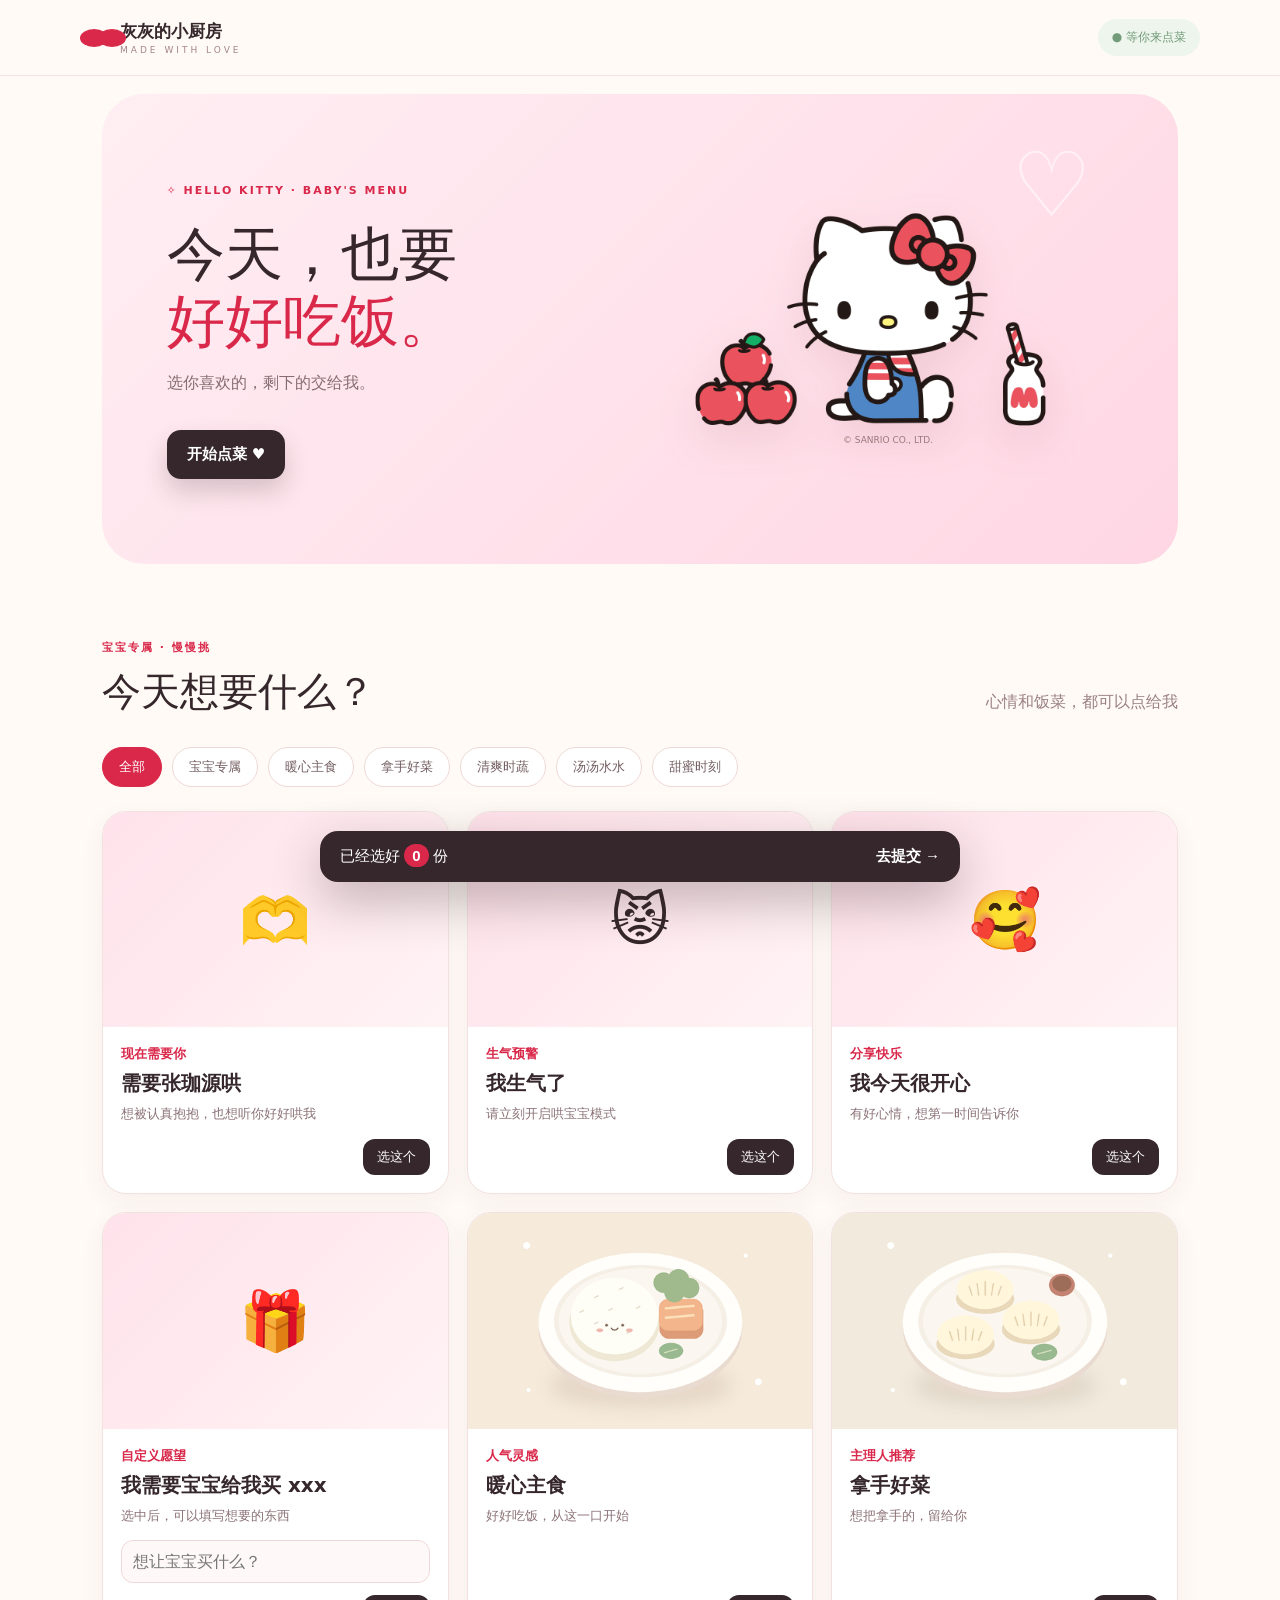
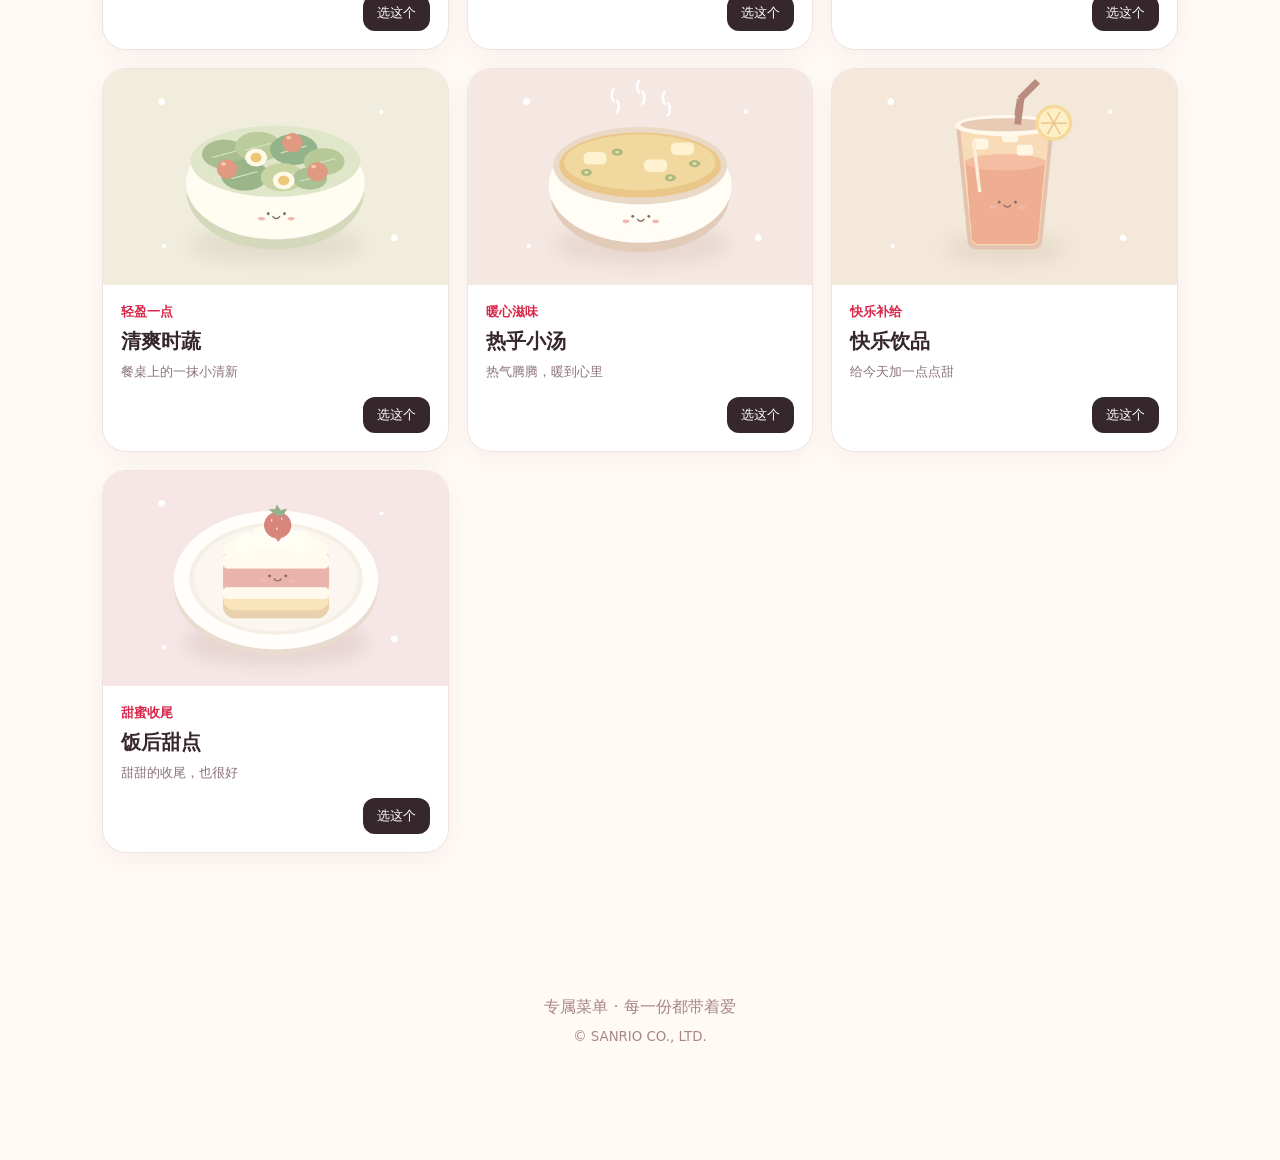
<file: index.html>
<!doctype html>
<html lang="zh-CN">
<head>
  <meta charset="utf-8">
  <meta name="viewport" content="width=device-width,initial-scale=1,viewport-fit=cover">
  <meta name="theme-color" content="#fff8f4">
  <meta name="description" content="灰灰的小厨房，给宝宝的专属点单菜单。">
  <title>灰灰的小厨房</title>
  <link rel="stylesheet" href="styles.css?v=20261021-2">
</head>
<body>
  <header class="topbar">
    <a class="brand" href="#top" aria-label="回到顶部"><span class="bow">●</span><span><b>灰灰的小厨房</b><small>MADE WITH LOVE</small></span></a>
    <span class="status">● 等你来点菜</span>
  </header>

  <main id="top">
    <section class="hero">
      <div class="hero-copy"><small>✧ HELLO KITTY · BABY'S MENU</small><h1>今天，也要<br><em>好好吃饭。</em></h1><p>选你喜欢的，剩下的交给我。</p><a href="#menu" class="primary">开始点菜 ♥</a></div>
      <div class="kitty"><img src="assets/hello-kitty-official.png" alt="Hello Kitty"><small>© SANRIO CO., LTD.</small></div>
    </section>

    <section class="menu-section" id="menu">
      <div class="section-title"><div><small>宝宝专属 · 慢慢挑</small><h2>今天想要什么？</h2></div><p>心情和饭菜，都可以点给我</p></div>
      <nav id="filters" class="filters" aria-label="菜单分类"></nav>
      <div id="menuGrid" class="menu-grid"></div>
    </section>
  </main>

  <footer>专属菜单 · 每一份都带着爱<br><small>© SANRIO CO., LTD.</small></footer>

  <button id="cartButton" class="cart-button" type="button"><span>已经选好 <b id="cartCount">0</b> 份</span><strong>去提交 →</strong></button>

  <dialog id="orderDialog" class="sheet">
    <form method="dialog" class="sheet-card" id="orderForm">
      <header><div><small>MY LITTLE WISH LIST</small><h2>宝宝的点单</h2></div><button value="cancel" class="close" aria-label="关闭">×</button></header>
      <div id="cartList" class="cart-list"></div>
      <label>怎么称呼你<input id="nickname" maxlength="20" placeholder="例如：灰灰宝宝"></label>
      <label>悄悄话<textarea id="note" maxlength="140" placeholder="还有什么想告诉宝宝？"></textarea></label>
      <p class="send-tip">点击提交后，订单会直接同步到主理人收件箱。</p>
      <button id="createMessage" class="primary full" value="none" type="button">提交订单 ♥</button>
    </form>
  </dialog>

  <dialog id="messageDialog" class="sheet result-sheet">
    <section class="sheet-card">
      <header><div><small id="resultEyebrow">SENDING ORDER</small><h2 id="resultTitle">正在提交订单</h2></div><button class="close" id="closeResult" aria-label="关闭">×</button></header>
      <div id="resultIcon" class="result-icon">💌</div>
      <p id="syncResult">正在把心愿送到主理人收件箱……</p>
      <textarea id="messageText" readonly aria-label="备用点单消息" hidden></textarea>
      <div class="result-actions"><button id="finishOrder" class="primary" type="button" hidden>完成</button><button id="retryOrder" class="primary" type="button" hidden>重新提交订单</button><button id="copyMessage" class="secondary" type="button" hidden>复制备用消息</button></div>
      <p id="resultHint" class="result-hint"></p>
    </section>
  </dialog>

  <script src="config.js?v=20261021-2"></script>
  <script src="app.js?v=20261021-2"></script>
</body>
</html>
</file>
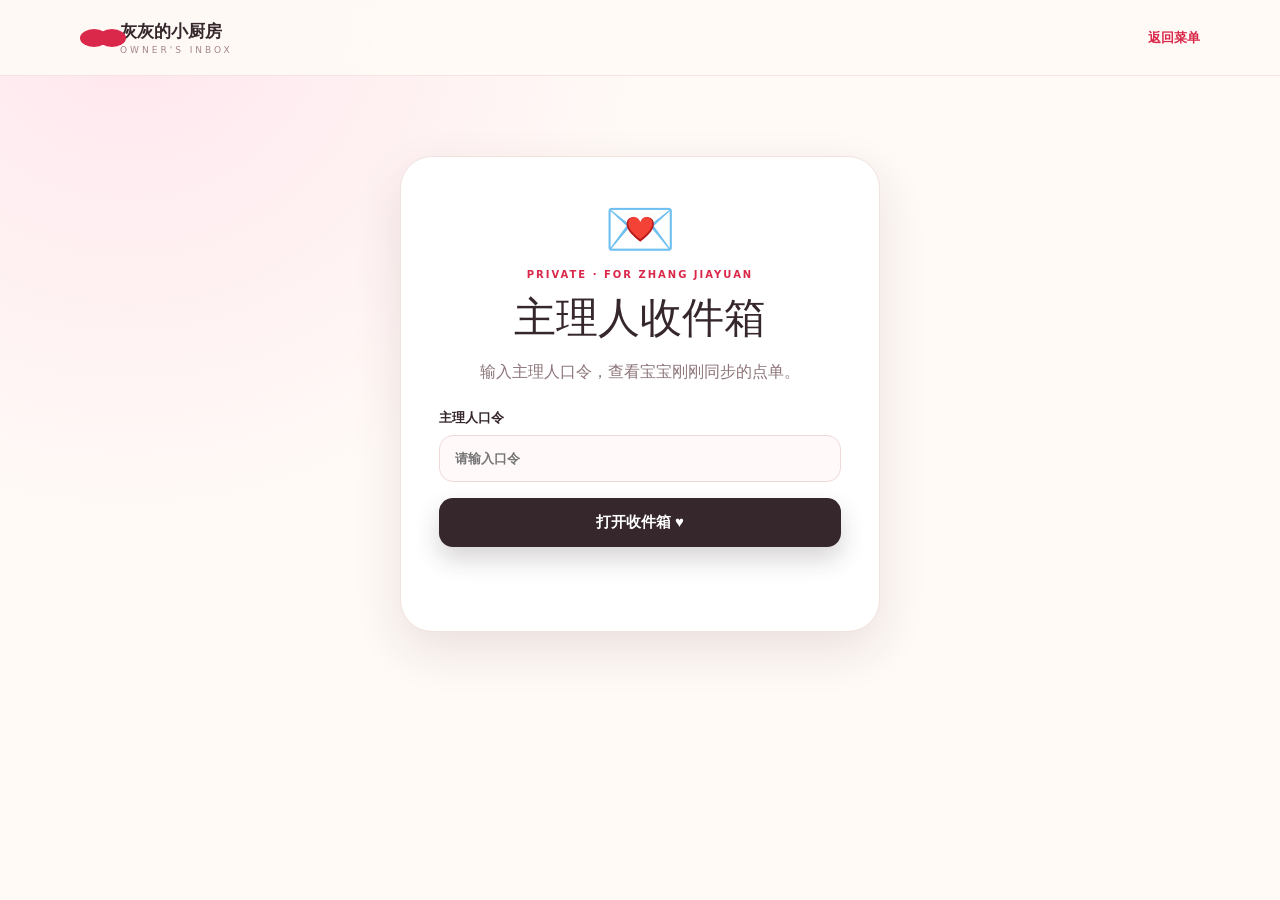
<file: owner.html>
<!doctype html>
<html lang="zh-CN">
<head>
  <meta charset="utf-8">
  <meta name="viewport" content="width=device-width,initial-scale=1,viewport-fit=cover">
  <meta name="theme-color" content="#fff8f4">
  <meta name="robots" content="noindex,nofollow">
  <title>主理人收件箱 · 灰灰的小厨房</title>
  <link rel="stylesheet" href="styles.css">
</head>
<body class="owner-page">
  <header class="topbar">
    <a class="brand" href="./"><span class="bow">●</span><span><b>灰灰的小厨房</b><small>OWNER'S INBOX</small></span></a>
    <a class="owner-home" href="./">返回菜单</a>
  </header>

  <main class="owner-main">
    <section id="loginPanel" class="owner-login">
      <div class="owner-mark">💌</div>
      <small>PRIVATE · FOR ZHANG JIAYUAN</small>
      <h1>主理人收件箱</h1>
      <p>输入主理人口令，查看宝宝刚刚同步的点单。</p>
      <label>主理人口令<input id="ownerKey" type="password" inputmode="numeric" maxlength="20" autocomplete="current-password" placeholder="请输入口令"></label>
      <button id="loginButton" class="primary full" type="button">打开收件箱 ♥</button>
      <p id="loginError" class="login-error" role="alert"></p>
    </section>

    <section id="inboxPanel" class="inbox-panel" hidden>
      <div class="inbox-heading">
        <div><small>LIVE WISHES</small><h1>宝宝的点单</h1><p id="lastUpdated">正在同步最新订单…</p></div>
        <div class="inbox-actions"><button id="refreshButton" class="secondary" type="button">刷新</button><button id="logoutButton" class="ghost-button" type="button">退出</button></div>
      </div>
      <div class="owner-stats">
        <article><span>待接单</span><b id="pendingCount">0</b></article>
        <article><span>准备中</span><b id="cookingCount">0</b></article>
        <article><span>已完成</span><b id="doneCount">0</b></article>
      </div>
      <div id="orderList" class="owner-orders"><div class="loading-card">正在打开收件箱…</div></div>
    </section>
  </main>

  <script src="config.js"></script>
  <script src="owner.js"></script>
</body>
</html>
</file>
<file: styles.css>
:root{--red:#d9284a;--ink:#35272b;--pink:#ffe4ec;--cream:#fffaf6;--line:#efd9d8;--green:#719b79;--shadow:0 18px 48px rgba(86,44,52,.12)}*{box-sizing:border-box}html{scroll-behavior:smooth}body{margin:0;background:var(--cream);color:var(--ink);font-family:"PingFang SC","Microsoft YaHei",system-ui,sans-serif}.topbar{height:76px;padding:0 max(22px,calc((100vw - 1120px)/2));display:flex;align-items:center;justify-content:space-between;position:sticky;top:0;z-index:20;background:rgba(255,250,246,.94);backdrop-filter:blur(16px);border-bottom:1px solid rgba(239,217,216,.65)}.brand{display:flex;gap:12px;align-items:center;color:inherit;text-decoration:none}.brand b{display:block;font-size:17px}.brand small{display:block;font-size:9px;letter-spacing:3px;color:#a38689;margin-top:2px}.bow{width:28px;height:18px;border-radius:50%;background:var(--red);color:transparent;position:relative}.bow:after{content:"";width:28px;height:18px;border-radius:50%;background:var(--red);position:absolute;left:18px}.status{font-size:12px;padding:10px 14px;border-radius:999px;background:#eef5ed;color:var(--green)}main{max-width:1120px;margin:auto;padding:18px 22px 120px}.hero{min-height:470px;border-radius:42px;background:linear-gradient(135deg,#ffeef3,#ffd7e4);display:grid;grid-template-columns:1.1fr 1fr;align-items:center;padding:58px 6%;overflow:hidden;position:relative}.hero:after{content:"♡";position:absolute;right:8%;top:8%;font-size:90px;color:#fff8}.hero-copy{z-index:1}.hero-copy small,.section-title small,.sheet-card header small{font-size:11px;letter-spacing:2px;font-weight:800;color:var(--red)}h1{font-family:Georgia,"Songti SC",serif;font-size:58px;line-height:1.15;font-weight:400;margin:24px 0 18px}h1 em{color:var(--red);font-style:normal}.hero p{color:#876d72;margin-bottom:36px}.primary,.secondary{appearance:none;border:0;border-radius:14px;padding:15px 20px;font-size:15px;font-weight:700;cursor:pointer;text-decoration:none;display:inline-flex;justify-content:center}.primary{background:var(--ink);color:#fff;box-shadow:0 12px 24px rgba(53,39,43,.2)}.secondary{background:#fff0f3;color:var(--red)}.kitty{text-align:center;z-index:1}.kitty img{display:block;width:min(100%,390px);margin:auto;filter:drop-shadow(0 16px 20px rgba(140,72,84,.12))}.kitty small{color:#9e7a7f;font-size:9px}.menu-section{padding-top:72px}.section-title{display:flex;justify-content:space-between;align-items:end}.section-title h2{font-family:Georgia,"Songti SC",serif;font-size:39px;font-weight:400;margin:10px 0}.section-title p{color:#9a8084}.filters{display:flex;gap:10px;overflow:auto;padding:18px 0 24px;scrollbar-width:none}.filters button{white-space:nowrap;border:1px solid var(--line);background:#fff;border-radius:999px;padding:10px 16px;color:#735e62}.filters button.active{background:var(--red);border-color:var(--red);color:#fff}.menu-grid{display:grid;grid-template-columns:repeat(3,1fr);gap:18px}.dish{background:#fff;border:1px solid #f1e2df;border-radius:24px;overflow:hidden;box-shadow:0 8px 24px rgba(111,66,72,.06);display:flex;flex-direction:column}.dish-image{aspect-ratio:16/10;background:#fbecef;overflow:hidden}.dish-image img{width:100%;height:100%;object-fit:cover}.dish.special .dish-image{background:linear-gradient(135deg,#ffe2eb,#fff3f5);display:grid;place-items:center;font-size:58px}.dish-body{padding:18px;display:flex;flex-direction:column;flex:1}.dish-body small{color:var(--red);font-weight:700}.dish h3{margin:7px 0;font-size:20px}.dish p{color:#8b7277;font-size:13px;line-height:1.6;margin:0 0 14px;flex:1}.wish-input{width:100%;border:1px solid var(--line);background:#fff8f9;border-radius:12px;padding:11px;margin-bottom:12px;font:inherit}.quantity{display:flex;align-items:center;justify-content:space-between}.quantity button{width:36px;height:36px;border-radius:50%;border:0;font-size:20px;background:#ffe9ee;color:var(--red)}.quantity button.add{width:auto;border-radius:12px;padding:0 14px;background:var(--ink);color:#fff;font-size:13px}.quantity span{font-weight:800}.cart-button{position:fixed;z-index:30;bottom:max(18px,env(safe-area-inset-bottom));left:50%;transform:translateX(-50%);width:min(640px,calc(100% - 32px));border:0;border-radius:18px;padding:16px 20px;background:var(--ink);color:#fff;display:flex;justify-content:space-between;font-size:15px;box-shadow:0 18px 50px rgba(45,30,34,.3)}.cart-button b{background:var(--red);border-radius:999px;padding:3px 8px}footer{text-align:center;color:#a8868b;padding:20px 16px 110px;line-height:1.8}.sheet{border:0;background:transparent;padding:0;width:min(620px,100%);max-height:95vh}.sheet::backdrop{background:rgba(46,31,35,.5);backdrop-filter:blur(4px)}.sheet-card{background:var(--cream);border-radius:28px 28px 0 0;padding:26px;margin-top:auto;max-height:90vh;overflow:auto}.sheet[open]{display:flex;align-items:end;min-height:100%}.sheet-card header{display:flex;justify-content:space-between;align-items:start}.sheet-card h2{font-family:Georgia,"Songti SC",serif;font-size:30px;margin:5px 0 20px}.close{border:0;background:#f5e9e6;border-radius:50%;width:38px;height:38px;font-size:25px}.cart-line{display:grid;grid-template-columns:1fr auto;gap:10px;padding:12px 0;border-bottom:1px solid var(--line)}.cart-line small{display:block;color:var(--red);margin-top:4px}.sheet-card label{display:block;font-size:13px;font-weight:700;margin-top:18px}.sheet-card input,.sheet-card textarea{display:block;width:100%;border:1px solid var(--line);background:#fff;border-radius:12px;padding:13px;margin-top:8px;font:inherit}.sheet-card textarea{min-height:82px;resize:vertical}.full{width:100%;margin-top:16px}.send-tip,.result-hint{font-size:12px;line-height:1.6;color:#8d7579}.result-sheet textarea{height:240px;line-height:1.7}.result-actions{display:grid;grid-template-columns:1fr 1fr;gap:10px}.toast{position:fixed;z-index:60;top:92px;left:50%;transform:translateX(-50%);background:#35272b;color:white;border-radius:999px;padding:11px 18px;font-size:13px;box-shadow:var(--shadow)}@media(max-width:760px){.topbar{height:64px;padding:0 16px}.status{padding:8px 10px;font-size:11px}main{padding:10px 12px 110px}.hero{min-height:470px;border-radius:26px;grid-template-columns:1fr;padding:34px 25px 12px}.hero-copy{order:1}.kitty{order:2;margin-top:-20px}.kitty img{width:240px}h1{font-size:43px;margin:18px 0 10px}.hero p{margin-bottom:25px}.menu-section{padding-top:52px}.section-title{align-items:start}.section-title h2{font-size:31px}.section-title p{font-size:12px;max-width:110px;text-align:right}.menu-grid{grid-template-columns:1fr 1fr;gap:12px}.dish{border-radius:19px}.dish-body{padding:14px}.dish h3{font-size:17px}.dish p{font-size:12px}.dish.special .dish-image{font-size:44px}.result-actions{grid-template-columns:1fr}.sheet{max-height:100vh}.sheet-card{padding:22px 18px calc(20px + env(safe-area-inset-bottom))}}@media(max-width:390px){.menu-grid{grid-template-columns:1fr}.hero{min-height:455px}.brand small{letter-spacing:2px}.status{display:none}}

.primary:disabled,.secondary:disabled{opacity:.55;cursor:wait}.owner-page{min-height:100vh;background:radial-gradient(circle at 10% 0,#ffe6ee 0,transparent 36%),var(--cream)}.owner-home{color:var(--red);font-size:13px;font-weight:700;text-decoration:none}.owner-main{max-width:920px;padding-top:44px}.owner-login{width:min(480px,100%);margin:4vh auto;background:#fff;border:1px solid #f1e2df;border-radius:32px;padding:38px;box-shadow:var(--shadow);text-align:center}.owner-login .owner-mark{font-size:58px}.owner-login>small,.inbox-heading small{color:var(--red);font-size:10px;font-weight:800;letter-spacing:2px}.owner-login h1,.inbox-heading h1{font-family:Georgia,"Songti SC",serif;font-size:42px;font-weight:400;margin:12px 0}.owner-login p{color:#8d7579;line-height:1.7}.owner-login label{display:block;text-align:left;font-size:13px;font-weight:700;margin-top:24px}.owner-login input{display:block;width:100%;border:1px solid var(--line);background:#fffaf9;border-radius:14px;padding:15px;margin-top:8px;font:inherit}.login-error{min-height:22px!important;color:var(--red)!important;font-size:12px}.inbox-heading{display:flex;justify-content:space-between;gap:24px;align-items:end;margin-bottom:24px}.inbox-heading h1{margin-bottom:6px}.inbox-heading p{color:#967b80;margin:0}.inbox-actions{display:flex;gap:9px}.ghost-button{border:1px solid var(--line);background:#fff;border-radius:14px;padding:15px 20px;color:#745e62;font-weight:700}.owner-stats{display:grid;grid-template-columns:repeat(3,1fr);gap:14px;margin-bottom:20px}.owner-stats article{background:#fff;border:1px solid #f1e2df;border-radius:20px;padding:18px;display:flex;justify-content:space-between;align-items:center}.owner-stats span{color:#896f74;font-size:13px}.owner-stats b{font-size:25px;color:var(--red)}.owner-orders{display:grid;grid-template-columns:repeat(2,1fr);gap:16px}.owner-order,.loading-card,.empty-inbox,.error-card{background:#fff;border:1px solid #f1e2df;border-radius:24px;padding:22px;box-shadow:0 8px 24px rgba(111,66,72,.05)}.owner-order header{display:flex;justify-content:space-between;gap:14px;align-items:start}.owner-order header small{color:var(--red);font-weight:800}.owner-order h2{font-size:22px;margin:5px 0}.owner-order time{font-size:12px;color:#9a8084}.status-chip{white-space:nowrap;border-radius:999px;background:#fff0f3;color:var(--red);padding:7px 10px;font-size:11px;font-weight:800}.status-cooking .status-chip{background:#fff4da;color:#a56b00}.status-done .status-chip{background:#edf6ec;color:#4e805a}.owner-order ul{list-style:none;padding:10px 0;margin:12px 0;border-top:1px solid var(--line);border-bottom:1px solid var(--line)}.owner-order li{display:flex;justify-content:space-between;gap:16px;padding:7px 0}.owner-order li small{display:block;color:var(--red);margin-top:3px}.owner-order blockquote{margin:12px 0;padding:12px 14px;background:#fff6f8;border-radius:12px;color:#7d6268;font-size:13px;line-height:1.6}.status-button{width:100%;padding:12px}.done-note{text-align:center;color:var(--green);font-size:13px;font-weight:700;padding:8px}.loading-card,.empty-inbox,.error-card{grid-column:1/-1;text-align:center;color:#8d7579;min-height:160px;display:grid;place-content:center}.empty-inbox span{font-size:44px}.empty-inbox h2,.error-card b{color:var(--ink);margin:8px 0}.error-card .secondary{margin:auto}.inbox-panel[hidden],.owner-login[hidden]{display:none}
@media(max-width:700px){.owner-main{padding:24px 14px 80px}.owner-login{margin:2vh auto;padding:28px 20px;border-radius:25px}.owner-login h1,.inbox-heading h1{font-size:34px}.inbox-heading{align-items:start;flex-direction:column}.inbox-actions{width:100%}.inbox-actions button{flex:1}.owner-stats{gap:8px}.owner-stats article{padding:13px 10px;flex-direction:column;gap:6px}.owner-orders{grid-template-columns:1fr}.owner-order{padding:18px}}

.result-icon{text-align:center;font-size:54px;margin:4px 0 10px}.result-sheet #syncResult{text-align:center;font-size:15px;line-height:1.7}.result-sheet #finishOrder{grid-column:1/-1}.result-sheet textarea[hidden],.result-sheet button[hidden]{display:none}
</file>
